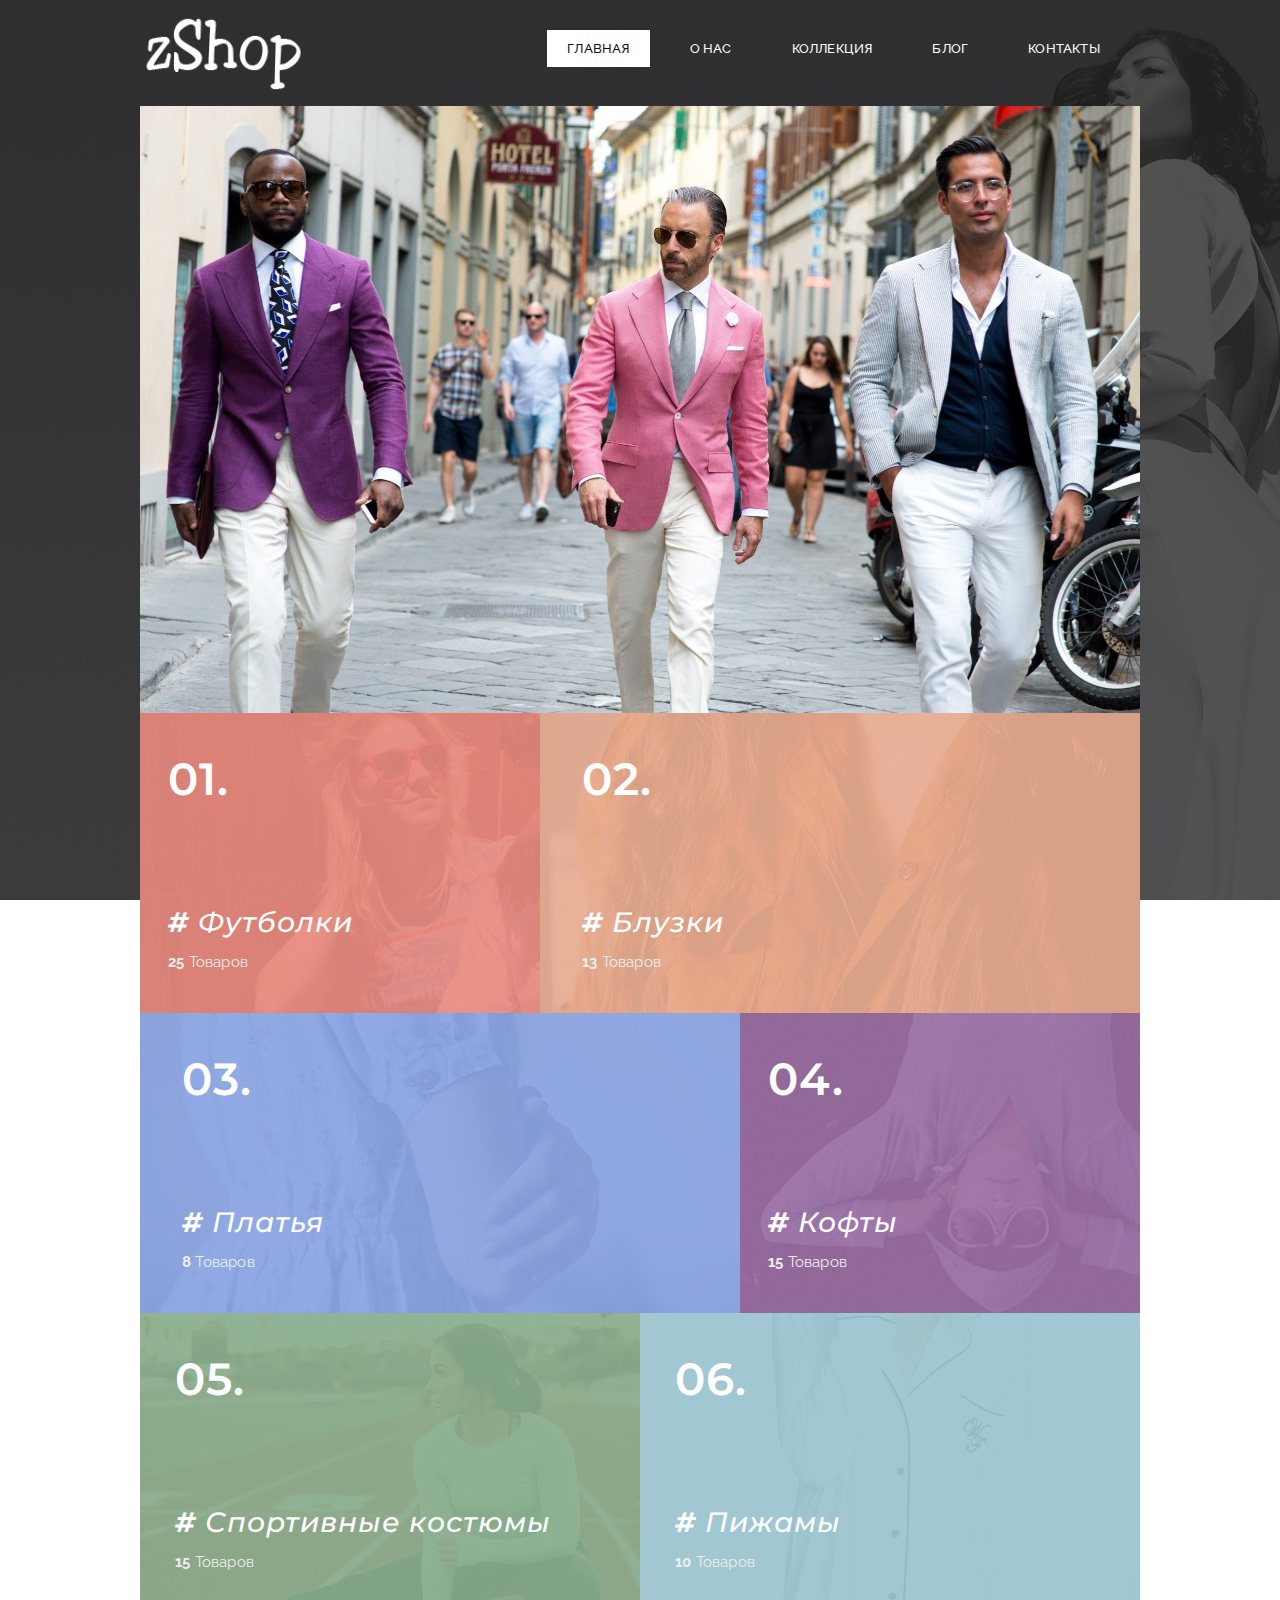
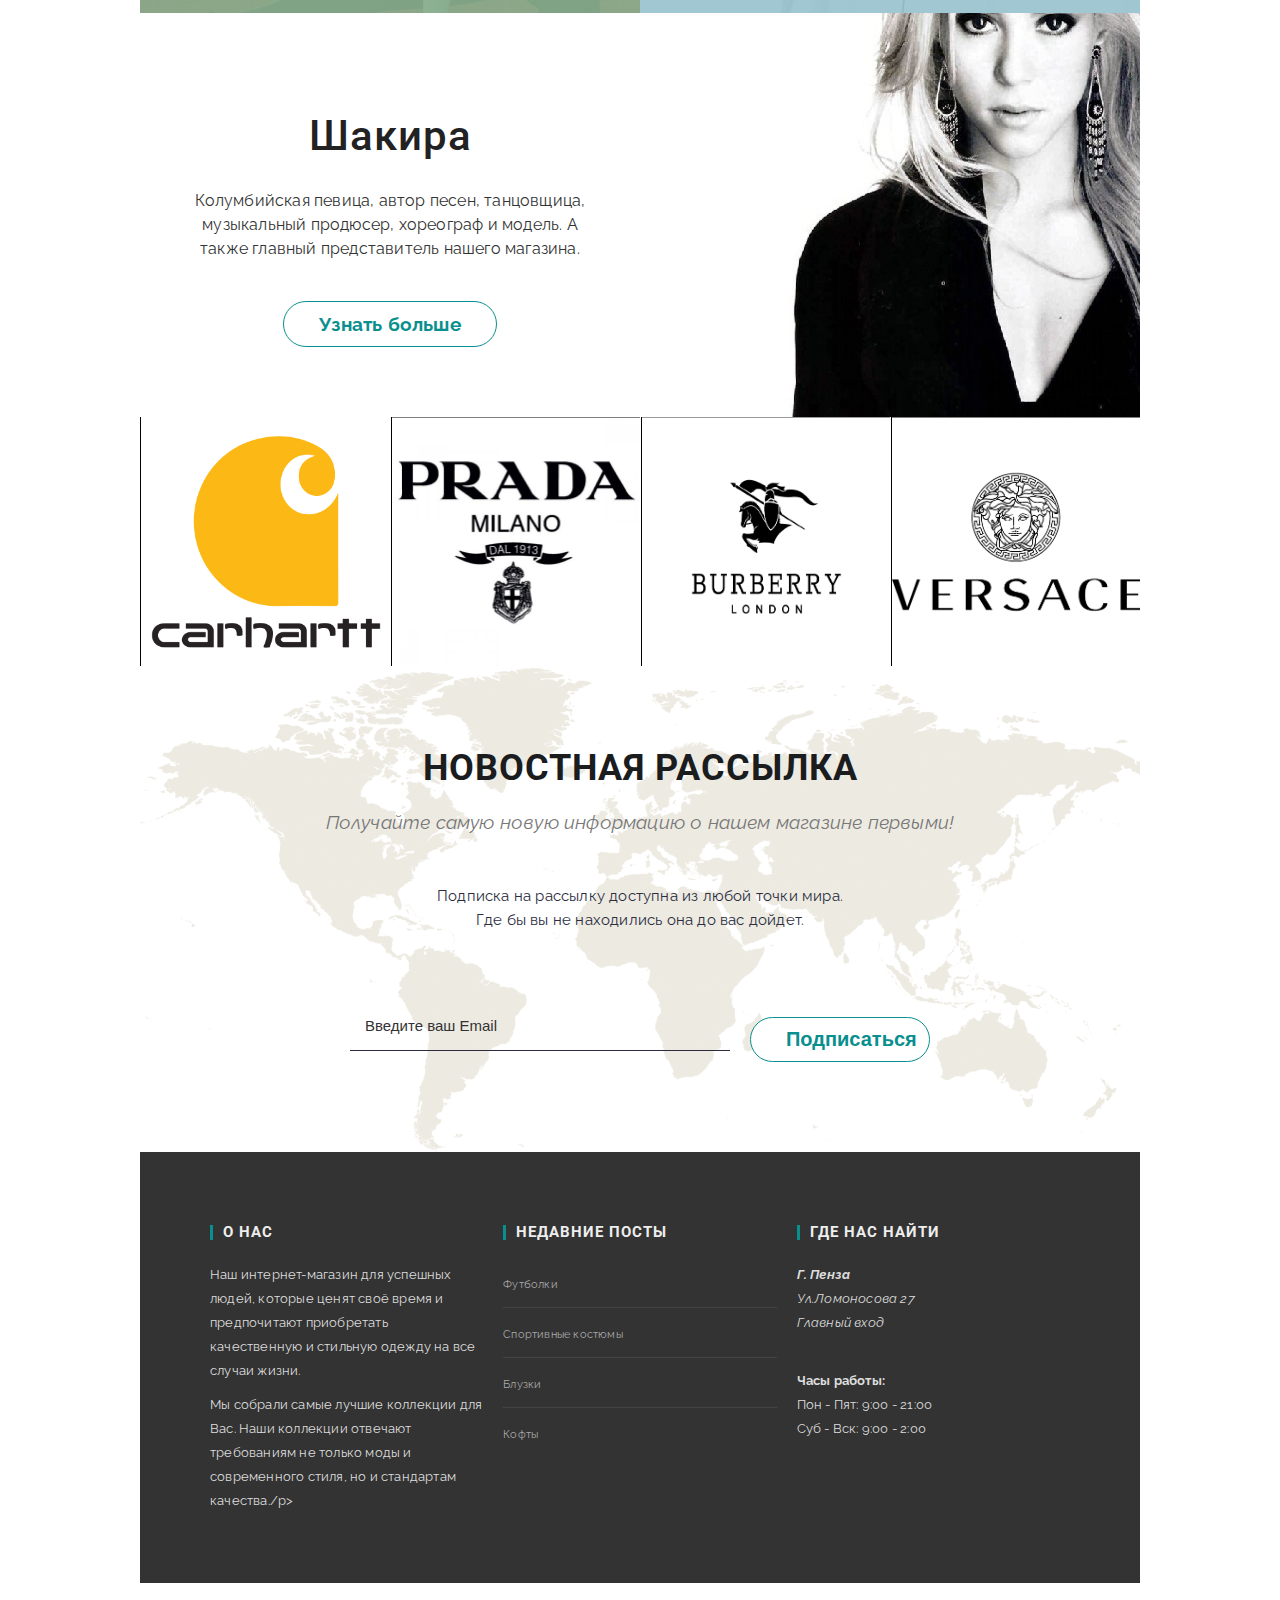
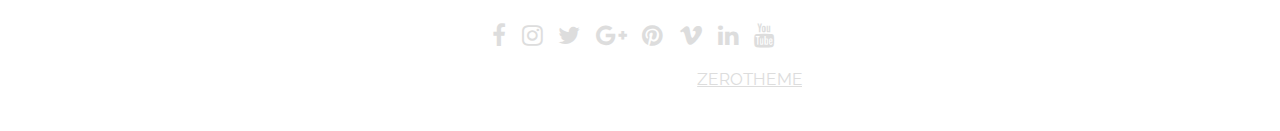
<file: index.html>
<!DOCTYPE html>
<!--[if lt IE 7 ]><html class="ie ie6" lang="en"> <![endif]-->
<!--[if IE 7 ]><html class="ie ie7" lang="en"> <![endif]-->
<!--[if IE 8 ]><html class="ie ie8" lang="en"> <![endif]-->
<!--[if (gte IE 9)|!(IE)]><!--><html lang="en"> <!--<![endif]-->
<head>

    <!-- Basic Page Needs
  ================================================== -->
	<meta charset="utf-8">
	<title>zShop</title>
	<meta name="description" content="Free Responsive Html5 Css3 Templates | Zerotheme.com">
	<meta name="author" content="http://www.Zerotheme.com">
	
    <!-- Mobile Specific Metas
	================================================== -->
	<meta name="viewport" content="width=device-width, initial-scale=1, maximum-scale=1">
    
    <!-- CSS
	================================================== -->
  	<link rel="stylesheet" href="css/zerogrid.css">
	<link rel="stylesheet" href="css/style.css">
	
	<!-- Custom Fonts -->
    <link href="font-awesome/css/font-awesome.min.css" rel="stylesheet" type="text/css">
	
	
	<link rel="stylesheet" href="css/menu.css">
	<!-- jQuery Core Javascript -->
	<script src="js/jquery.min.js"></script>
	<script src="js/script.js"></script>
	
	<!-- Owl Stylesheets -->
    <link rel="stylesheet" href="owlcarousel/assets/owl.carousel.min.css">
	
	<!--[if lt IE 8]>
       <div style=' clear: both; text-align:center; position: relative;'>
         <a href="http://windows.microsoft.com/en-US/internet-explorer/Items/ie/home?ocid=ie6_countdown_bannercode">
           <img src="http://storage.ie6countdown.com/assets/100/images/banners/warning_bar_0000_us.jpg" border="0" height="42" width="820" alt="You are using an outdated browser. For a faster, safer browsing experience, upgrade for free today." />
        </a>
      </div>
    <![endif]-->
    <!--[if lt IE 9]>
		<script src="js/html5.js"></script>
		<script src="js/css3-mediaqueries.js"></script>
	<![endif]-->
	
</head>

<body class="home-page">
	<div class="wrap-body">
		
		<header class="main-header">
			<div class="zerogrid">
				<div class="row">
					<div class="col-1-3">
						<a class="site-branding" href="index.html">
							<img src="images/logo.png"/>	
						</a><!-- .site-branding -->
					</div>
					<div class="col-2-3">
						<!-- Menu-main -->
						<div id='cssmenu' class="align-right">
							<ul>
							   <li class="active"><a href='index.html'><span>Главная</span></a></li>
							   <li><a href='single.html'><span>О нас</span></a></li>
							   <li><a href='archive.html'><span>Коллекция</span></a></li>
							   <li><a href='blog.html'><span>Блог</span></a></li>
							   <li class='last'><a href='contact.html'><span>Контакты</span></a></li>
							</ul>
						</div>
					</div>
				</div>
			</div>
		</header>
		
		<!--////////////////////////////////////Container-->
		<section id="container" class="zerogrid">
			<div class="wrap-container">
				
				<!-----------------content-box-1-------------------->
				<section class="content-box box-1">
					<div class="wrap-box"><!--Start Box-->
						<div id="owl-travel" class="owl-carousel">
							<div class="item">
								<img src="images/15.jpg" />	
							</div>
							<div class="item">
								<img src="images/16.jpg" height="400px" />	
							</div>
						</div>
					</div>
				</section>
				
				<!-----------------content-box-2-------------------->
				<section class="content-box box-2">
					<div class="wrap-box"><!--Start Box-->
						<div class="row">
							<div class="col-2-5 box-item">
								<a class="box-item-inner" href="single.html">
									<div class="box-item-image gradient-1" style="background-image: url('images/1.jpg')"></div>
									<h3 class="sub-title">01.</h3>
									<div class="box-item-detail">
										<h2 class="title"><strong>#</strong> Футболки</h2>
										<p><strong>25</strong> Товаров</p>
									</div>
								</a>
							</div>
							<div class="col-3-5 box-item">
								<a class="box-item-inner" href="single.html">
									<div class="box-item-image gradient-2" style="background-image: url('images/2.jpg')"></div>
									<h3 class="sub-title">02.</h3>
									<div class="box-item-detail">
										<h2 class="title"><strong>#</strong> Блузки</h2>
										<p><strong>13</strong> Товаров</p>
									</div>
								</a>
							</div>
							<div class="col-3-5 box-item">
								<a class="box-item-inner" href="single.html">
									<div class="box-item-image gradient-3" style="background-image: url('images/3.jpg')"></div>
									<h3 class="sub-title">03.</h3>
									<div class="box-item-detail">
										<h2 class="title"><strong>#</strong> Платья</h2>
										<p><strong>8</strong> Товаров</p>
									</div>
								</a>
							</div>
							<div class="col-2-5 box-item">
								<a class="box-item-inner" href="single.html">
									<div class="box-item-image gradient-4" style="background-image: url('images/4.jpg')"></div>
									<h3 class="sub-title">04.</h3>
									<div class="box-item-detail">
										<h2 class="title"><strong>#</strong> Кофты</h2>
										<p><strong>15</strong> Товаров</p>
									</div>
								</a>
							</div>
							<div class="col-1-2 box-item">
								<a class="box-item-inner" href="single.html">
									<div class="box-item-image gradient-5" style="background-image: url('images/5.jpg')"></div>
									<h3 class="sub-title">05.</h3>
									<div class="box-item-detail">
										<h2 class="title"><strong>#</strong> Спортивные костюмы</h2>
										<p><strong>15</strong> Товаров</p>
									</div>
								</a>
							</div>
							<div class="col-1-2 box-item">
								<a class="box-item-inner" href="single.html">
									<div class="box-item-image gradient-6" style="background-image: url('images/6.jpg')"></div>
									<h3 class="sub-title">06.</h3>
									<div class="box-item-detail">
										<h2 class="title"><strong>#</strong> Пижамы</h2>
										<p><strong>10</strong> Товаров</p>
									</div>
								</a>
							</div>
						</div>
					</div>
				</section>
				
				<!-----------------content-box-3-------------------->
				<section class="content-box box-3 box-style-1">
					<div class="row wrap-box"><!--Start Box-->
						<div class="col-1-2">
							<div class="wrap-col">
								<div class="box-text">
									<h1>Шакира</h1>
									<p class="lead">Колумбийская певица, автор песен, танцовщица, музыкальный продюсер, хореограф и модель. А также главный представитель нашего магазина.</p>
									<a class="button button-skin">Узнать больше</a>
								</div>
							</div>
						</div>
						
					</div>
				</section>
				
				<!-----------------content-box-4-------------------->
				<section class="content-box box-4">
					<div class="row wrap-box"><!--Start Box-->
						<div class="col-full">
							<div class="col-1-4 portfolio-box">
								<a class="" href="#">
									<div class="portfolio-caption">
										<div class="portfolio-image"><img src="images/brand.png"/></div>
										<div class="portfolio-title">Carhartt</div>
									</div>
								</a>
							</div>
							<div class="col-1-4 portfolio-box">
								<a class="" href="#">
									<div class="portfolio-caption">
										<div class="portfolio-image"><img src="images/brand1.jpg"/></div>
										<div class="portfolio-title">Prada</div>
									</div>
								</a>
							</div>
							<div class="col-1-4 portfolio-box">
								<a class="" href="#">
									<div class="portfolio-caption">
										<div class="portfolio-image"><img src="images/brand2.png"/></div>
										<div class="portfolio-title">Burberry</div>
									</div>
								</a>
							</div>
							<div class="col-1-4 portfolio-box">
								<a class="" href="#">
									<div class="portfolio-caption">
										<div class="portfolio-image"><img src="images/brand3.png"/></div>
										<div class="portfolio-title">Versace</div>
									</div>
								</a>
							</div>
						</div>
					</div>
				</section>
				
				<!-----------------content-box-5-------------------->
				<section class="content-box box-5 box-style-3">
					<div class="row wrap-box"><!--Start Box-->
						<div class="col-full">
							<div class="box-text">
								<div class="heading">
									<h2>Новостная рассылка</h2>
									<span class="intro">Получайте самую новую информацию о нашем магазине первыми!</span>
								</div>
								<div class="content">
									<p>Подписка на рассылку доступна из любой точки мира.<br> Где бы вы не находились она до вас дойдет. </p>
									<div class="subscribe-form">
										<form name="form1" id="subs_form" method="post" action="contact.php">
											<label class="row">
												<div class="col-2-3">
													<div class="wrap-col">
														<input type="text" name="name" id="name" placeholder="Введите ваш Email" required="required"/>
													</div>
												</div>
												<div class="col-1-3">
													<div class="wrap-col">
														<input class="button button-skin button-subscribe" type="submit" name="Submit" value="Подписаться">
													</div>
												</div>
											</label>
										</form>
									</div>
								</div>
							</div>
						</div>
					</div>
				</section>
			</div>
		</section>
		
		<!--////////////////////////////////////Footer-->
		<footer>
			<div class="zerogrid">
				<div class="wrap-footer">
					<div class="row">
						<div class="col-1-3 col-footer-1">
							<div class="wrap-col">
								<h3 class="widget-title">О нас</h3>
								<p>Наш интернет-магазин для успешных людей, которые ценят своё время и предпочитают приобретать качественную и стильную одежду на все случаи жизни.</p>
								<p>Мы собрали самые лучшие коллекции для Вас.
Наши коллекции отвечают требованиям не только моды и современного стиля, но и стандартам качества./p>
							</div>
						</div>
						<div class="col-1-3 col-footer-2">
							<div class="wrap-col">
								<h3 class="widget-title">Недавние посты </h3>
								<ul>
									<li><a href="#">Футболки</a></li>
									<li><a href="#">Спортивные костюмы</a></li>
									<li><a href="#">Блузки</a></li>
									<li><a href="#">Кофты</a></li>
								</ul>
							</div>
						</div>
						<div class="col-1-3 col-footer-3">
							<div class="wrap-col">
								<h3 class="widget-title">Где нас найти</h3>
								<div class="row">
									<address>
										<strong>Г. Пенза</strong>
										<br>
										Ул.Ломоносова 27
										<br>
										Главный вход
										
									</address><br>
									<p>
										<strong>Часы работы:</strong>
										<br>
										Пон - Пят: 9:00 - 21:00
										<br>
										Суб - Вск: 9:00 - 2:00
									</p>
								</div>
							</div>
						</div>
					</div>
				</div>
				<div class="bottom-footer">
					<div class="bottom-social">
						<a href="#"><i class="fa fa-facebook"></i></a>
						<a href="#"><i class="fa fa-instagram"></i></a>
						<a href="#"><i class="fa fa-twitter"></i></a>
						<a href="#"><i class="fa fa-google-plus"></i></a>
						<a href="#"><i class="fa fa-pinterest"></i></a>
						<a href="#"><i class="fa fa-vimeo"></i></a>
						<a href="#"><i class="fa fa-linkedin"></i></a>
						<a href="#"><i class="fa fa-youtube"></i></a>
					</div>
					<div class="copyright">
						Copyright @ - Designed by <a href="https://www.zerotheme.com" title='free html5 templates'>ZEROTHEME</a>
					</div>
				</div>
			</div>
		</footer>
		
	</div>
	
	
	<!-- Owl Carusel JavaScript -->
	<script src="owlcarousel/owl.carousel.js"></script>
	<script>
	$(document).ready(function() {
	  $("#owl-travel").owlCarousel({
		autoplay:true,
		autoplayTimeout:3000,
		loop:true,
		items : 1,
		nav:true,
		navText: ['<i class="fa fa-chevron-left fa-2x"></i>', '<i class="fa fa-chevron-right fa-2x"></i>'],
		pagination:false
	  });
	});
	</script>
	
</body>
</html>
</file>
<file: css/zerogrid.css>
/*
Zerotheme.com | Free Html5 Responsive Templates
Zerogrid - A Single Grid System for Responsive Design
Author: Kimmy
Version : 3.0
Author URI: http://www.zerotheme.com/
*/
/* -------------------------------------------- */
/* ------------------Grid System--------------- */ 
.zerogrid{ width: 1000px; position: relative; margin: 0 auto; padding: 0px;}
.zerogrid:after { content: "\0020"; display: block; height: 0; clear: both; visibility: hidden; }

.zerogrid .f-right{float: right!important;}
.zerogrid .f-left{float: left!important;}

.zerogrid .row{}
.zerogrid .row:before,.row:after { content: '\0020'; display: block; overflow: hidden; visibility: hidden; width: 0; height: 0; }
.zerogrid .row:after{clear: both; }
.zerogrid .row{zoom: 1;}

.zerogrid .wrap-col{margin:10px;}

.zerogrid .col-1-2, .zerogrid .col-1-3, .zerogrid .col-2-3, .zerogrid .col-1-4, .zerogrid .col-2-4, .zerogrid .col-3-4, .zerogrid .col-1-5, .zerogrid .col-2-5, .zerogrid .col-3-5, .zerogrid .col-4-5, .zerogrid .col-1-6, .zerogrid .col-2-6, .zerogrid .col-3-6, .zerogrid .col-4-6, .zerogrid .col-5-6{float:left; display: inline-block;}

.zerogrid .col-full{width:100%;}

.zerogrid .col-1-2,.zerogrid .col-1-2-fixed{width:50%;}
.zerogrid .offset-1-2{margin-left: 50%;}

.zerogrid .col-1-3,.zerogrid .col-1-3-fixed{width:33.33%;}
.zerogrid .col-2-3,.zerogrid .col-2-3-fixed{width:66.66%;}
.zerogrid .offset-1-3{margin-left: 33.33%;}
.zerogrid .offset-2-3{margin-left: 66.66%;}

.zerogrid .col-1-4,.zerogrid .col-1-4-fixed{width:25%;}
.zerogrid .col-2-4,.zerogrid .col-2-4-fixed{width:50%;}
.zerogrid .col-3-4,.zerogrid .col-3-4-fixed{width:75%;}
.zerogrid .offset-1-4{margin-left: 25%;}
.zerogrid .offset-2-4{margin-left: 50%;}
.zerogrid .offset-3-4{margin-left: 75%;}

.zerogrid .col-1-5,.zerogrid .col-1-5-fixed{width:20%;}
.zerogrid .col-2-5,.zerogrid .col-2-5-fixed{width:40%;}
.zerogrid .col-3-5,.zerogrid .col-3-5-fixed{width:60%;}
.zerogrid .col-4-5,.zerogrid .col-4-5-fixed{width:80%;}
.zerogrid .offset-1-5{margin-left: 20%;}
.zerogrid .offset-2-5{margin-left: 40%;}
.zerogrid .offset-3-5{margin-left: 60%;}
.zerogrid .offset-4-5{margin-left: 80%;}

.zerogrid .col-1-6,.zerogrid .col-1-6-fixed{width:16.66%;}
.zerogrid .col-2-6,.zerogrid .col-2-6-fixed{width:33.33%;}
.zerogrid .col-3-6,.zerogrid .col-3-6-fixed{width:50%;}
.zerogrid .col-4-6,.zerogrid .col-4-6-fixed{width:66.66%;}
.zerogrid .col-5-6,.zerogrid .col-5-6-fixed{width:83.33%;}
.zerogrid .offset-1-6{margin-left: 16.66%;}
.zerogrid .offset-2-6{margin-left: 33.33%;}
.zerogrid .offset-3-6{margin-left: 50%;}
.zerogrid .offset-4-6{margin-left: 66.66%;}
.zerogrid .offset-5-6{margin-left: 83.33%;}

@media only screen and (min-width: 960px) and (max-width: 1199px) {
	.zerogrid{width:960px;}
}

@media only screen and (min-width: 768px) and (max-width: 959px) {
	.zerogrid{width:768px;}
}

@media only screen and (max-width: 767px) {
	.zerogrid, .zerogrid .col-1-2, .zerogrid .col-1-3, .zerogrid .col-2-3, .zerogrid .col-1-4, .zerogrid .col-2-4, .zerogrid .col-3-4, .zerogrid .col-1-5, .zerogrid .col-2-5, .zerogrid .col-3-5, .zerogrid .col-4-5, .zerogrid .col-1-6, .zerogrid .col-2-6, .zerogrid .col-3-6, .zerogrid .col-4-6, .zerogrid .col-5-6{width:100%;}
	
	.zerogrid .offset-1-2, .zerogrid .offset-1-3, .zerogrid .offset-2-3, .zerogrid .offset-1-4, .zerogrid .offset-2-4, .zerogrid .offset-3-4, .zerogrid .offset-1-5, .zerogrid .offset-2-5, .zerogrid .offset-3-5, .zerogrid .offset-4-5, .zerogrid .offset-1-6, .zerogrid .offset-2-6, .zerogrid .offset-3-6, .zerogrid .offset-4-6, .zerogrid .offset-5-6{margin-left:0;}
}
</file>
<file: css/style.css>
/*
Zerotheme.com | Free Html5 Responsive Templates
Author URI: http://www.zerotheme.com/
*/

@import url('https://fonts.googleapis.com/css?family=Raleway:400,500,600,700,800,900');
@import url('https://fonts.googleapis.com/css?family=Roboto:300,400,500,700');
@import url('https://fonts.googleapis.com/css?family=Montserrat');
/* ---------------------------------------------------------------------------- */
/* ------------------------------------Reset----------------------------------- */
/* ---------------------------------------------------------------------------- */
a,abbr,acronym,address,applet,article,aside,audio,b,blockquote,big,body,center,canvas,caption,cite,code,command,datalist,dd,del,details,dfn,dl,div,dt,em,embed,fieldset,figcaption,figure,font,footer,form,h1,h2,h3,h4,h5,h6,header,hgroup,html,i,iframe,img,ins,kbd,keygen,label,legend,li,meter,nav,object,ol,output,p,pre,progress,q,s,samp,section,small,span,source,strike,strong,sub,sup,table,tbody,tfoot,thead,th,tr,tdvideo,tt,u,ul,var{background:transparent;border:0 none;font-size:100%;margin:0;padding:0;border:0;outline:0;vertical-align:top;}ol, ul {list-style:none;}blockquote, q {quotes:none;}table, table td {padding:0;border:none;border-collapse:collapse;}img {vertical-align:top;}embed {vertical-align:top;}
article, aside, audio, canvas, command, datalist, details, embed, figcaption, figure, footer, header, hgroup, keygen, meter, nav, output, progress, section, source, video {display:block;}
mark, rp, rt, ruby, summary, time {display:inline;}
input, textarea {border:0; padding:0; margin:0; outline: 0;}
iframe {border:0; margin:0; padding:0;}
input, textarea, select {margin:0; padding:0px;}


/* ---------------------------------------------------------------------------- */
/* ---------------------------------------------------------------------------- */
/* ---------------------------------------------------------------------------- */
* {
  -webkit-box-sizing: border-box;
     -moz-box-sizing: border-box;
          box-sizing: border-box;
}

/* ---------------------------------------------------------------------------- */
/* ---------------------------------------------------------------------------- */
/* ---------------------------------------------------------------------------- */

html { -webkit-text-size-adjust: none;}
.video embed,.video object,.video iframe { width: 100%;  height: auto;}
img{max-width:100%;	height: auto;width: auto\9; /* ie8 */}

a{color: #888;text-decoration: none;-webkit-transition: all .2s ease-in-out;-moz-transition: all .2s ease-in-out;transition: all .2s ease-in-out;}
a:hover {color: #131313; text-decoration: none;}

h1, h2 	{font-size: 25px;line-height: 30px;}
h3, h4	{font-size: 20px;line-height: 20px;}
h5, h6	{font-size: 16px;line-height: 16px;}
h1,h2,h3,h4,h5,h6 {letter-spacing: 1px;line-height: 1.2;font-family: 'Roboto', sans-serif;}

p{margin: 10px 0;}


label {cursor:pointer;margin:5px 0;display:block;font-weight:bold;}
input {display:block;width:100%;color:#222;border:1px solid #d1d1d1;padding:15px;margin: 5px 0 20px 0;font-size: 15px;}
textarea {display:block;width:100%;height:250px;background-color:#fff; color:#222;border:1px solid #d1d1d1;padding:10px;margin: 5px 0 20px 0;}

input:not([type]), input[type="color"], input[type="email"], input[type="number"], input[type="password"], input[type="tel"], input[type="url"], input[type="text"], input[type="search"], textarea, .form-control, select {
	border-radius: 0 0 0 0;
    box-shadow: none;
    display: block;
    font-weight: normal;
    line-height: 1.2;
    outline: medium none;
    transition: border-color 0.2s ease-in-out 0s, color 0.2s ease-in-out 0s;
    width: 100%;
}

.t-center{text-align: center !important;}
.t-left{text-align: left;}
.t-right{text-align: right;}
.f-right{float: right;}
.f-left{float: left;}

.post{}
.post:after, .post:before, article:after, article:before, section:after, section:before{clear: both; content: '\0020'; display: block; visibility: hidden; width: 0; height: 0;}
.post img{margin: 30px 0;}

.clear{content: "\0020"; display: block; height: 0; clear: both; visibility: hidden; }
.clearfix:after, .clearfix:before{clear: both; content: '\0020'; display: block; visibility: hidden; width: 0; height: 0;}

.list-inline li{display: inline-block;}

/* --Line-- */
hr.line { margin: 15px 0; padding: 0; max-width: 80px;border: 0; border-top: solid 1px #fff;}

/* ---------------------------------------------------------------------------- */
/* ------------------------------------Html-Body------------------------------- */
/* ---------------------------------------------------------------------------- */
html, body {width:100%; padding:0; margin:0;}
body {font: 14px/25px Arial, Helvetica, sans-serif;font-family: 'Raleway', sans-serif;background: #fff;color: #666;font-size: 15px;line-height: 1.6em;letter-spacing: .2px;}
body .wrap-body{}
body .wrap-body {background-image: url(../images/bg3.jpg);background-position: center center;background-repeat: no-repeat;background-attachment: fixed;background-size: cover;color:#fff;position: relative;}
/* body .wrap-body:before {content:"";display: block;height: 100%;position: absolute;top: 0;left: 0;width: 100%;visibility: visible;background-color: rgba(0, 0, 0, .6);} */

.widget-title{position: relative;letter-spacing: 1px;font-weight: bold;text-transform: uppercase;line-height: 1.38;margin-bottom: 20px;font-size: 15px;color: #eee;padding-left: 13px;}

.widget-title:before {background-color: #098F8E;content: "";height: 1em;left: 0;margin-top: -0.5em;position: absolute;top: 50%;width: 3px;}

/* ---------------------------------------------------------------------------- */
/* -------------------------------------Header--------------------------------- */
/* ---------------------------------------------------------------------------- */
header{padding: 15px 0px;}

a.site-branding {text-align: center;color: #888;height: auto;padding: 0;display: inline-block;}
a.site-branding img{max-width: 170px;}
.main-header h1.site-title, .main-header .site-title a {letter-spacing: 2px;color: #131313;margin: 0;text-transform: uppercase;font-size: 39px;font-weight: 300;line-height: 1;}
p.site-description{margin: 0;font-size: 16px;}
@media  (max-width: 767px){
	a.site-branding {margin-bottom: 10px;}
}
/* ---------------------------------------------------------------------------- */
/* -------------------------------------Container------------------------------ */
/* ---------------------------------------------------------------------------- */
#container {}
#container .wrap-container{background: #fff;}

.low {
	width: 33%;
	display: inline-block;
}
/* ---content-box--- */
.content-box {}
.content-box .wrap-box {padding: auto; position: relative;}

.box-text{padding: 60px;}
.box-image{background-position: center center;background-size: cover;display: block;height: 100%;width: 100%;opacity: 1;z-index: 1;}

.heading{margin: 20px 0 30px;}
.heading h2{color: #fff;font-size: 36px;margin-bottom: 20px;text-transform: uppercase;}
.heading .prefix {float: left;font-size: 72px;font-weight: 500;line-height: 65px;margin-right: 10px;font-family: 'Poppins', sans-serif;}
.heading .intro {color: #777;font-size: 19px;font-style: italic;}

.content-box .content{margin-bottom: 20px;}

.content-box.box-style-1{background:#fff url(../images/model.png) no-repeat 30% 30%; color: #333;}
.content-box.box-style-2{background: url(../images/bg-5.jpg) 50% 50% no-repeat;color:#fff;position: relative;}
.content-box.box-style-2:before {content:"";display: block;height: 100%;position: absolute;top: 0;left: 0;width: 100%;visibility: visible;background-color: rgba(0, 0, 0, .8);}
.content-box.box-style-3{background: url(../images/world-map.png) center center no-repeat;background-size: cover;position: relative;}
.content-box.box-style-3:before {content:"";display: block;height: 100%;position: absolute;top: 0;left: 0;width: 100%;visibility: visible;background-color: rgba(255, 255, 255, .65);}

.content-box .bg-2{background:#098F8E;}
.content-box .bg-3{background: rgba(0, 0, 0, .65);}

.content-box.box-2 .box-item{display: block;position: relative;margin: auto;overflow: hidden;height: 300px;cursor:pointer}
.content-box.box-2 .box-item-inner{display: block;width: 100%;height: 100%;z-index: 3;}
.content-box.box-2 .box-item h3.sub-title,
.content-box.box-2 .box-item .box-item-detail{position: absolute;left: 7%;width: 91%;}

.content-box.box-2 .box-item-image{position: relative;background-position: center center;background-size: cover;height: 100%;width: 100%;z-index: 1;}
.content-box.box-2 .box-item-image:before{position: absolute; content: ""; width: 100%; height: 100%;background-color: rgba(36, 41, 67, 0.25);}
.content-box.box-2 .box-item-image:after{position: absolute; content: ""; width: 100%; height: 100%;opacity: 0.9;-webkit-transition: all .3s ease-in-out;-moz-transition: all .3s ease-in-out;transition: all .3s ease-in-out;}
.content-box.box-2 .box-item-image.gradient-1:after{background: #ec8d81;}
.content-box.box-2 .box-item-image.gradient-2:after{background: #ECAF92;}
.content-box.box-2 .box-item-image.gradient-3:after{background: #8ea9e8;}
.content-box.box-2 .box-item-image.gradient-4:after{background: #A071A7;}
.content-box.box-2 .box-item-image.gradient-5:after{background: #8CB18F;}
.content-box.box-2 .box-item-image.gradient-6:after{background: #9CC8D3;}

.content-box.box-2 .box-item:hover .box-item-image:after{opacity: 0}

.content-box.box-2 .box-item h3.sub-title,
.content-box.box-2 .box-item h2.title{color: #fff;font-family: "Montserrat",sans-serif;}
.content-box.box-2 .box-item h3.sub-title{font-weight: 600; font-size: 45px;margin: 0;top: 13%;z-index: 3;}
.content-box.box-2 .box-item .box-item-detail{bottom: 13%;z-index: 3;}
.content-box.box-2 .box-item .box-item-detail p{margin: 0;color: #eee;font-size: 15px;}
.content-box.box-2 .box-item h2.title{font-weight: 500;margin: 0 0 10px;font-size: 28px;font-style: italic}
@media(max-width:767px){
	.content-box.box-2 .box-item{border: none;}
}
@media(max-width:500px){
	.content-box.box-2 .box-item h3.sub-title{font-size: 50px;}
	.content-box.box-2 .box-item h2.title{font-size: 30px;}
	.content-box.box-2 .box-item .box-item-detail p{font-size: 13px;}
}

.content-box.box-3 {text-align: center;}
.content-box.box-3 .box-text{padding: 60px 40px;}
.content-box.box-3 h1{font-size: 42px;color: #222;line-height: 1.1;margin: 30px 0;font-weight: 500;font-family: 'Roboto', sans-serif;}
.content-box.box-3 .lead {font-size: 16px;}
@media  (max-width: 767px){
	.content-box.box-3 .box-text{padding: 40px; text-align: initial;}
}

.content-box.box-4{}

.content-box.box-5{color: #2b2d3f;text-align: center;}
.content-box.box-5 .heading h2{color: #1a1c1e;}
.content-box.box-5 .content{max-width: 600px;margin: 50px auto 20px;}
.content-box.box-5 .box-text{}

/* ---MainContent-Article--- */
#main-content{}
#main-content .wrap-content{padding: 30px 0;}



/* ---Article--- */
.single-post{}
.single-post .wrap-post, .comments-are, .contact-form {padding:30px; position: relative;;}
article.single-post{border-bottom: none; padding-bottom: 0;}
article.single-post .wrap-post, .comments-are {padding:30px 20px; position: relative;margin-top: 30px;}
article{background: #ffffff; color: #3F3F3F; margin: 0;/*padding: 0 30px 50px;*/}
article:last-child{border-bottom: none;}
article:after, article:before{clear: both; content: '\0020'; display: block; visibility: hidden; width: 0; height: 0;}
article .heading h2{color: #1a1c1e;}
article .post-thumbnail-wrap {text-align: center;width: 100%;margin-bottom: 10px;}
article .post-thumbnail-wrap img {}
article h2.entry-title{font-size: 53px;margin: 10px 0 0;font-weight: 300;letter-spacing: 2px;line-height: 1.1;}
article h2.entry-title a{color: #131313;}
article h2.entry-title a:hover{color: #555}
article .l-tags{text-align: center; font-size: 11px;}
article.single-post .main h2 {font-size: 26px;}
article.single-post .main p {font-size: 20px;}

article .entry-header{margin-bottom: 30px;}
article.single-post .entry-header{margin-bottom: 30px;text-align: center;}
article.single-post .entry-header h1.entry-title{font-size: 40px;line-height: 30px;font-weight: 300;margin: 0;text-transform: uppercase;margin-bottom: 0;line-height: 1.1}
article.single-post .entry-header h1.entry-title a {color: #575756;margin: 0;}
article .entry-title-blog a:hover {color: #628d7c;}

article .entry-header .time {font-family: "Merriweather",Georgia,serif;color: #888;font-size: 17px;padding-bottom: 10px;display: block;}
article .entry-header .cat-links {font-size: 17px;color: #7fcaad;text-transform: uppercase;letter-spacing: 1px;padding-top: 10px;display: block;}

article .entry-header .entry-meta{color: #888;font-size: 17px;}
article .entry-header .entry-meta a {color: #888;}
article .entry-header .entry-meta a:hover {color: #131313;}

article .entry-header .tags-links {display: block;}
article .entry-header .tags-links a{padding: 3px 8px 1px;background: #131313;line-height: 20px;}
article.single-post .entry-header .tags-links {margin-bottom: 70px;}


article .entry-content{text-align: left;}
article.single-post .entry-content{ padding: 40px 120px;}
@media  (max-width: 540px){
	article.single-post .entry-content{ padding: 30px;}
}
article .entry-content p{color: #686868;}
article .entry-content blockquote {border-left: 3px solid #1c7791;margin: 0 50px;font-style: italic;color: #666;padding-left: 20px;}
article .entry-content ol {float: left;text-align: justify;margin: 10px 50px;list-style-type: circle;font-size: 17px;}
article .entry-content .main h2 {font-size: 26px;}
.comments-are textarea {height:170px;}

.fix-right {float: right !important;}
@media only screen and (max-width: 767px) {.fix-right {float: none;}}

/* ---------------------------------------------------------------------------- */
/* -------------------------------------Footer--------------------------------- */
/* ---------------------------------------------------------------------------- */
footer{font-size: 13px;color: #ddd;}
footer a{color:#ddd;}
footer a:hover{color:#fff;}
footer ul li {margin-bottom: 5px;border-bottom: 1px solid #555;padding: 10px 0 15px;}
footer i.fa{font-size: 22px;margin-right: 8px;}


footer .wrap-footer{padding: 60px;background: rgba(0, 0, 0, .8);}
footer .wrap-footer ul li {margin-bottom: 5px;padding: 10px 0 15px;}
footer .logo img{max-width: 170px;margin-top: 30px;}
footer .col-footer-1 {}

footer .col-footer-2{}
footer .col-footer-2 ul {padding: 0;}
footer .col-footer-2 ul li {list-style: none;margin-bottom: 5px; border-bottom: 1px solid #444;padding-bottom: 10px;}
footer .col-footer-2 ul li:last-child{border-bottom: none;}
footer .col-footer-2 ul li a{color: #aaa;font-size: 11px;}
footer .col-footer-2 ul li a:hover{color: #eee;}

footer .col-footer-3 a{color: #aaa; background: #202020; padding: 5px 10px;line-height: 2.3;font-size: 14px;text-transform: capitalize;margin-right: 1px;}
footer .col-footer-3 a:hover{color: #fff;background: #000;}

footer .col-footer-4 img{margin-bottom: 20px;}

footer .bottom-social{margin-bottom: 20px;}
footer .bottom-social i.fa{font-size: 24px;margin-right: 12px;}


footer .bottom-footer{text-align: center;padding: 40px 0;color: #fff;}
footer .bottom-footer a{text-decoration: underline}
.copyright{font-size: 17px;}

/* ---------------------------------------------------------------------------- */
/* -------------------------------------Contact-------------------------------- */
/* ---------------------------------------------------------------------------- */
#contact_form, #comment {padding:20px 30px 0;color: #222;}

.contact-form{margin-top: 0;}
.contact-form h3{font-size: 43px; font-weight: 400; color: #222;}

/* ---------------------------------------------------------------------------- */
/* -----------------------------------Subscribe-------------------------------- */
/* ---------------------------------------------------------------------------- */
.subscribe-form{margin-top: 60px;}
.subscribe-form input[type="text"]{background: transparent;border:none;border-bottom: 1px solid #2b2d3f; outline: medium none;box-shadow: none;}
.subscribe-form input::-webkit-input-placeholder,
.subscribe-form input::-webkit-input-placeholder{color: #333;}
/* ---------------------------------------------------------------------------- */
/* -------------------------------------Button--------------------------------- */
/* ---------------------------------------------------------------------------- */
.button{cursor: pointer;font-size: 13px;border:1px solid #ffffff;display: inline-block;text-decoration: none;color: #fff;padding: 10px 15px;-webkit-transition: all .35s;-moz-transition: all .35s;transition: all .35s;}
.button:hover{text-decoration: none; background: #303030;}


.button-skin{background-color: #fff;color: #098F8E;border: 1px solid #098F8E;font-weight: bold;width: auto;padding: 10px 35px;border-radius: 30px;font-size: 19px;margin: 30px 0 0;}
.button-skin:hover{background-color: #098F8E;color: #fff;}

.button-subscribe{width: 100%;font-size: 20px;margin: 15px 0 0;}

/* ---------------------------------------------------------------------------- */
/* ------------------------------Portfolio Box--------------------------------- */
/* ---------------------------------------------------------------------------- */	
.portfolio-box {display: block;position: relative;margin: auto;overflow: hidden;height: 250px;border-bottom: 1px solid rgba(255, 255, 255, 0.3);border-left: 1px solid rgba(255, 255, 255, 0.3);}
.portfolio-box:first-child,
.portfolio-box:nth-child(4n+1) {border-left: none;}
.portfolio-box:nth-child(n+5) {border-bottom: none;}

.portfolio-box .portfolio-caption {display: block;width: 100%;height: 100%;color: rgba(0, 0, 0, 0.7);z-index: 3;background: #F0F0F0; border: 1px black solid;}

.portfolio-box .portfolio-image,
.portfolio-box .portfolio-title{position: absolute;text-align: center;-webkit-transition: all .35s ease-in-out;-moz-transition: all .35s ease-in-out;transition: all .35s ease-in-out;}

.portfolio-box .portfolio-image{top: 50%;transform: translateY(-50%);width: 100%;}
.portfolio-box .portfolio-image img{transition: transform 0.3s ease 0s;}

.portfolio-box .portfolio-title{font-size: 18px;opacity:0;bottom: 0;width: 100%;}

.portfolio-box:hover .portfolio-image img{transform: scale(0.8);}
.portfolio-box:hover .portfolio-title{opacity:1;bottom: 7%;}

@media(min-width:768px) {
    
}

.flex-box{}
.flex-box  .box-image {background-repeat: no-repeat;background-position: center center;background-size: cover;display: block;z-index: 1;width: 100%;height: 100%;}
.flex-box .f-right{order: 2;}

@media(min-width:768px){
	.flex-box {
	  flex-direction: row;
	  -webkit-flex-direction: row;
	  display: flex;
	  display: -webkit-flex;
	  
	}
	.box-text.text-right{text-align: right;}
	.box-text.text-right .content:before,
	.box-text.text-right .content:after{right: 0;}
}
@media(max-width:767px){
	.box-text{text-align: center;}
	.box-text .content:before,
	.box-text .content:after{right: 47%;}
	.flex-box  .box-image {height: 430px;width: 100%;}
}

/* ---------------------------------------------------------------------------- */
/* ----------------------------------Carousel---------------------------------- */
/* ---------------------------------------------------------------------------- */
.owl-nav > div {position: absolute;color:#fff;top: 50%;display: none;}
.owl-nav > div:hover{color: #ccc;}
.owl-carousel:hover .owl-nav div {display: block;}
.owl-nav .owl-prev {left: 3%;}
.owl-nav .owl-next {right: 3%;}
.owl-nav div i {font-size: 40px;margin: -20px 0 0;}
</file>
<file: css/menu.css>
#cssmenu {
  width: auto;
  padding: 0;
  line-height: 1;
  display: block;
  position: relative;
  z-index: 9999;
  margin-top: 15px;
}
#cssmenu ul {
  list-style: none;
  margin: 0;
  padding: 0;
  display: block;
}
#cssmenu ul:after,
#cssmenu:after {
  content: " ";
  display: block;
  font-size: 0;
  height: 0;
  clear: both;
  visibility: hidden;
}
#cssmenu ul li {
  margin: 0 20px 0 0;
  padding: 0;
  display: block;
  position: relative;
}
#cssmenu ul li a {
  font-size: 13px;
  text-decoration: none;
  display: block;
  margin: 0;
  -webkit-transition: color .2s ease;
  -moz-transition: color .2s ease;
  -ms-transition: color .2s ease;
  -o-transition: color .2s ease;
  transition: color .2s ease;
  -webkit-box-sizing: border-box;
  -moz-box-sizing: border-box;
  box-sizing: border-box;
}
#cssmenu ul li ul {
  position: absolute;
  left: -9999px;
  top: auto;
}
#cssmenu ul li ul li {
  max-height: 0;
  margin: 0;
  position: absolute;
  -webkit-transition: max-height 0.4s ease-out;
  -moz-transition: max-height 0.4s ease-out;
  -ms-transition: max-height 0.4s ease-out;
  -o-transition: max-height 0.4s ease-out;
  transition: max-height 0.4s ease-out;
  background: #ffffff;
}
#cssmenu ul li ul li.has-sub:after {
  display: block;
  position: absolute;
  content: "";
  height: 10px;
  width: 10px;
  border-radius: 5px;
  background: #000000;
  z-index: 1;
  top: 13px;
  right: 15px;
}
#cssmenu.align-right ul li ul li.has-sub:after {
  right: auto;
  left: 15px;
}
#cssmenu ul li ul li.has-sub:before {
  display: block;
  position: absolute;
  content: "";
  height: 0;
  width: 0;
  border: 3px solid transparent;
  border-left-color: #ffffff;
  z-index: 2;
  top: 15px;
  right: 15px;
}
#cssmenu.align-right ul li ul li.has-sub:before {
  right: auto;
  left: 15px;
  border-left-color: transparent;
  border-right-color: #ffffff;
}
#cssmenu ul li ul li a {
  font-weight: 400;
  text-transform: none;
  color: #000000;
  letter-spacing: 0;
  display: block;
  width: 170px;
  padding: 11px 10px 11px 20px;
}
#cssmenu ul li ul li:hover > a,
#cssmenu ul li ul li.active > a {
  color: #000;
}
#cssmenu ul li ul li:hover:after,
#cssmenu ul li ul li.active:after {
  background: #000;
}
#cssmenu ul li ul li:hover > ul {
  left: 100%;
  top: 0;
}
#cssmenu ul li ul li:hover > ul > li {
  max-height: 72px;
  position: relative;
}
#cssmenu > ul > li {
  float: left;
}
#cssmenu.align-center > ul > li {
  float: none;
  display: inline-block;
}
#cssmenu.align-center > ul {
  text-align: center;
}
#cssmenu.align-center ul ul {
  text-align: left;
}
#cssmenu.align-right > ul {
  float: right;
}
#cssmenu.align-right > ul > li:hover > ul {
  left: auto;
  right: 0;
}
#cssmenu.align-right ul ul li:hover > ul {
  right: 100%;
  left: auto;
}
#cssmenu.align-right ul ul li a {
  text-align: right;
}
#cssmenu > ul > li:after {
  content: "";
  display: block;
  position: absolute;
  width: 100%;
  height: 0;
  top: 0;
  z-index: 0;
  background: #ffffff;
  -webkit-transition: height .2s;
  -moz-transition: height .2s;
  -ms-transition: height .2s;
  -o-transition: height .2s;
  transition: height .2s;
}
#cssmenu > ul > li.has-sub > a {
  padding-right: 40px;
}
#cssmenu > ul > li.has-sub > a:after {
  display: block;
  content: "";
  background: #fff;
  height: 12px;
  width: 12px;
  position: absolute;
  border-radius: 13px;
  right: 14px;
  top: 16px;
}
#cssmenu > ul > li.has-sub > a:before {
  display: block;
  content: "";
  border: 4px solid transparent;
  border-top-color: #333;
  z-index: 2;
  height: 0;
  width: 0;
  position: absolute;
  right: 16px;
  top: 21px;
}
#cssmenu > ul > li > a {
  color: #fff;
  padding: 12px 20px;
  text-transform: uppercase;
  z-index: 2;
  font-weight: 500;
  position: relative;
}
#cssmenu > ul > li:hover:after,
#cssmenu > ul > li.active:after {
  height: 100%;
}
#cssmenu > ul > li:hover > a,
#cssmenu > ul > li.active > a {
  color: #131313;
}
#cssmenu > ul > li:hover > a:after,
#cssmenu > ul > li.active > a:after {
  background: #000000;
}
#cssmenu > ul > li:hover > a:before,
#cssmenu > ul > li.active > a:before {
  border-top-color: #ffffff;
}
#cssmenu > ul > li:hover > ul {
  left: 0;
}
#cssmenu > ul > li:hover > ul > li {
  max-height: 72px;
  position: relative;
  background: #ffffff;
}
#cssmenu > ul > li > ul > li:hover > ul > li{ background: #ffffff;}
#cssmenu > ul > li:hover > ul > li a{
	 color: #333;
}
#cssmenu #menu-button {
  display: none;
}
#cssmenu > ul > li > a {
  display: block;
}
#cssmenu > ul > li {
  width: auto;
}
#cssmenu > ul > li > ul {
  width: 170px;
  display: block;
}
#cssmenu > ul > li > ul > li {
  width: 170px;
  display: block;
}
@media all and (max-width: 800px), only screen and (-webkit-min-device-pixel-ratio: 2) and (max-width: 1024px), only screen and (min--moz-device-pixel-ratio: 2) and (max-width: 1024px), only screen and (-o-min-device-pixel-ratio: 2/1) and (max-width: 1024px), only screen and (min-device-pixel-ratio: 2) and (max-width: 1024px), only screen and (min-resolution: 192dpi) and (max-width: 1024px), only screen and (min-resolution: 2dppx) and (max-width: 1024px) {
	#cssmenu{background: #fff;}
  #cssmenu > ul {
    max-height: 0;
    overflow: hidden;
    -webkit-transition: max-height 0.35s ease-out;
    -moz-transition: max-height 0.35s ease-out;
    -ms-transition: max-height 0.35s ease-out;
    -o-transition: max-height 0.35s ease-out;
    transition: max-height 0.35s ease-out;
  }
  #cssmenu > ul > li > ul {
    width: 100%;
    display: block;
  }
  #cssmenu.align-right ul li a {
    text-align: left;
  }
  #cssmenu > ul > li > ul > li {
    width: 100%;
    display: block;
  }
  #cssmenu.align-right ul ul li a {
    text-align: left;
  }
  #cssmenu > ul > li > ul > li > a {
    width: 100%;
    display: block;
  }
  #cssmenu ul li ul li a {
    width: 100%;
  }
  #cssmenu.align-center > ul {
    text-align: left;
  }
  #cssmenu.align-center > ul > li {
    display: block;
  }
  #cssmenu > ul.open {
    max-height: 1000px;
    border-top: 1px solid rgba(110, 110, 110, 0.25);
  }
  #cssmenu ul {
    width: 100%;
  }
  #cssmenu ul > li {
    float: none;
    width: 100%;
  }
  #cssmenu ul li a {
    -webkit-box-sizing: border-box;
    -moz-box-sizing: border-box;
    box-sizing: border-box;
    width: 100%;
    padding: 12px 20px;
  }
  #cssmenu ul > li:after {
    display: none;
  }
  #cssmenu ul li.has-sub > a:after,
  #cssmenu ul li.has-sub > a:before,
  #cssmenu ul li ul li.has-sub:after,
  #cssmenu ul li ul li.has-sub:before {
    display: none;
  }
  #cssmenu ul li ul,
  #cssmenu ul li ul li ul,
  #cssmenu ul li ul li:hover > ul,
  #cssmenu.align-right ul li ul,
  #cssmenu.align-right ul li ul li ul,
  #cssmenu.align-right ul li ul li:hover > ul {
    left: 0;
    position: relative;
    right: auto;
  }
  #cssmenu ul li ul li,
  #cssmenu ul li:hover > ul > li {
    max-height: 999px;
    position: relative;
    background: none;
  }
  #cssmenu ul li ul li a {
    padding: 8px 20px 8px 35px;
    color: #ffffff;
  }
  #cssmenu ul li ul ul li a {
    padding: 8px 20px 8px 50px;
  }
  #cssmenu ul li ul li:hover > a {
    color: #000000;
  }
  #cssmenu #menu-button {
    display: block;
    -webkit-box-sizing: border-box;
    -moz-box-sizing: border-box;
    box-sizing: border-box;
    width: 100%;
    padding: 15px 20px;
    text-transform: uppercase;
    font-weight: 700;
    font-size: 14px;
    letter-spacing: 1px;
    color: #131313;
    cursor: pointer;
  }
  #cssmenu #menu-button:after {
    display: block;
    content: '';
    position: absolute;
    height: 3px;
    width: 22px;
    border-top: 2px solid #131313;
    border-bottom: 2px solid #131313;
    right: 20px;
    top: 16px;
  }
  #cssmenu #menu-button:before {
    display: block;
    content: '';
    position: absolute;
    height: 3px;
    width: 22px;
    border-top: 2px solid #131313;
    right: 20px;
    top: 26px;
  }
  #cssmenu ul li a{color: #fff;}
  
  #cssmenu ul li ul li:hover > a,
  #cssmenu ul li ul li.active > a  {
    color: #888;
  }
  #cssmenu ul li ul li:hover:after,
  #cssmenu ul li ul li.active:after {
    background: #fff;
  }
  #cssmenu > ul > li:hover > a,
  #cssmenu > ul > li.active > a {
    color: #888;
  }
  #cssmenu > ul.open {
	background: #131313;
  }
}
</file>
